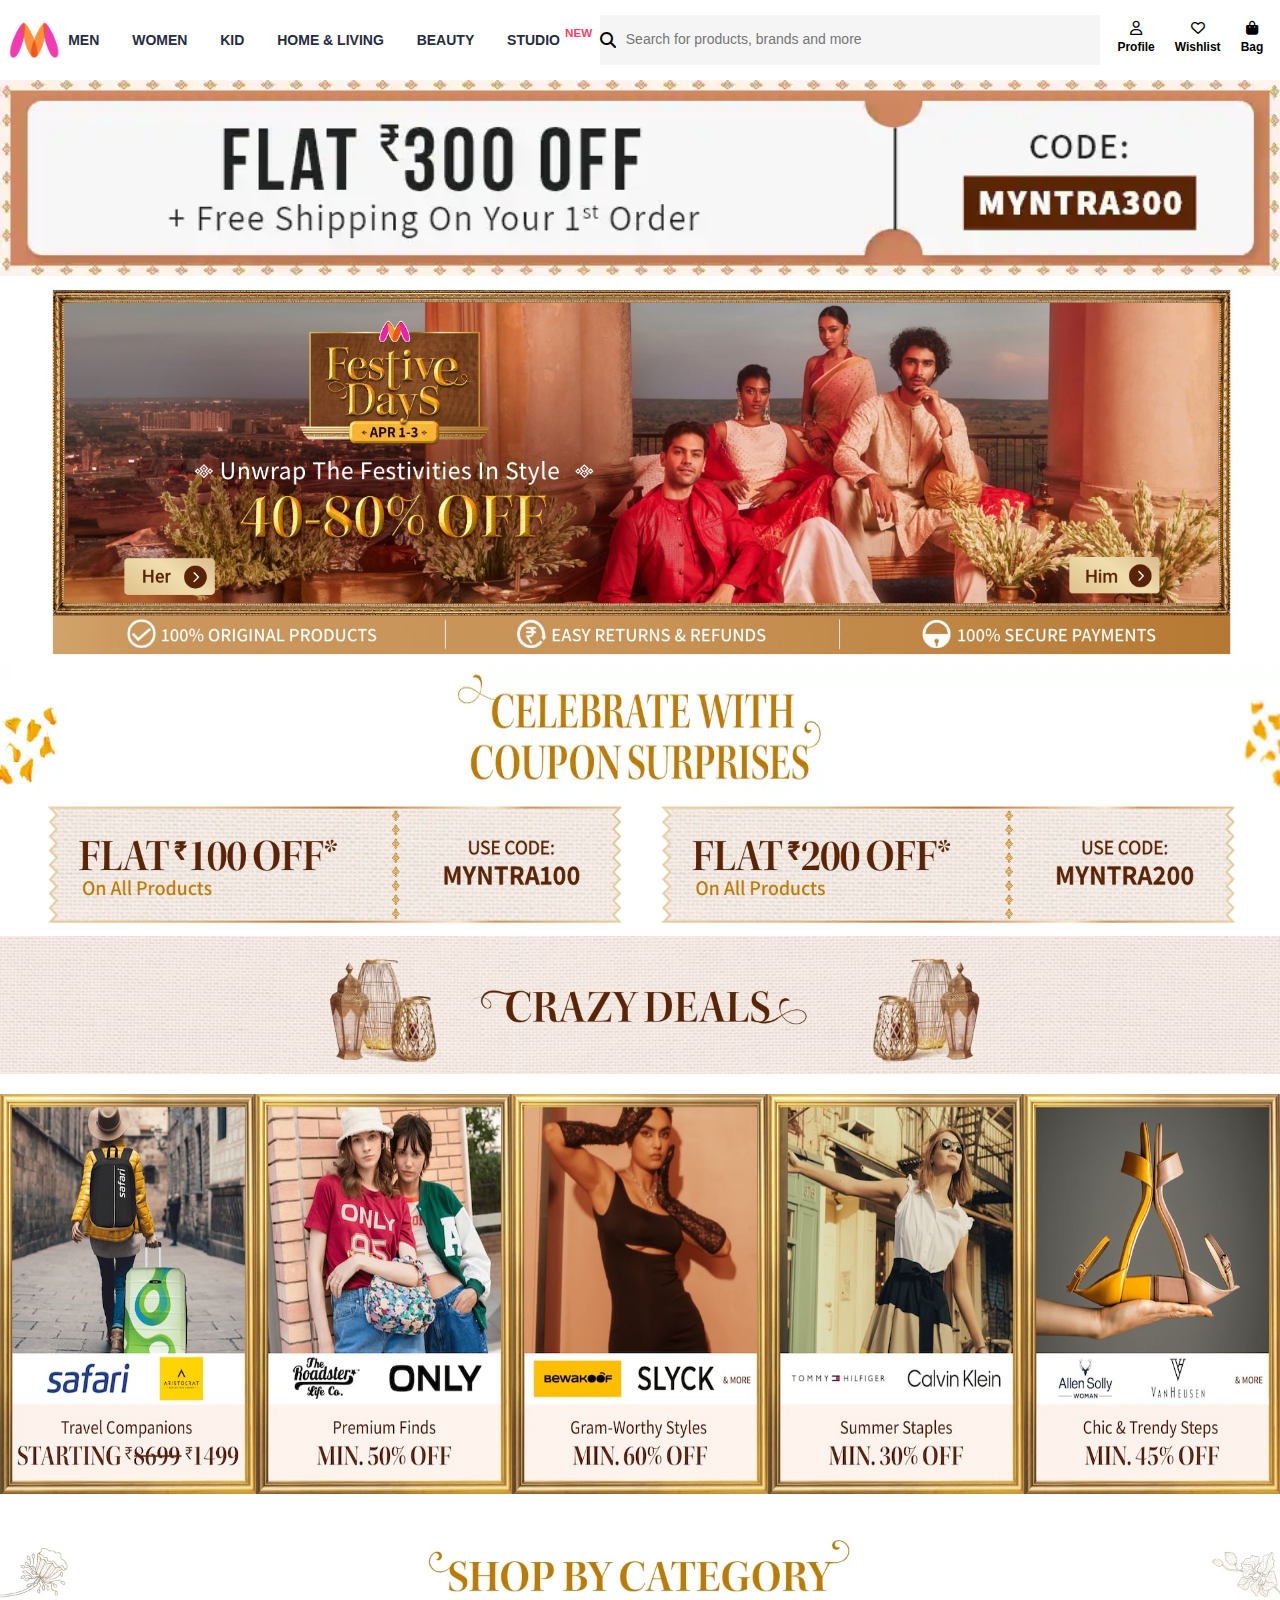
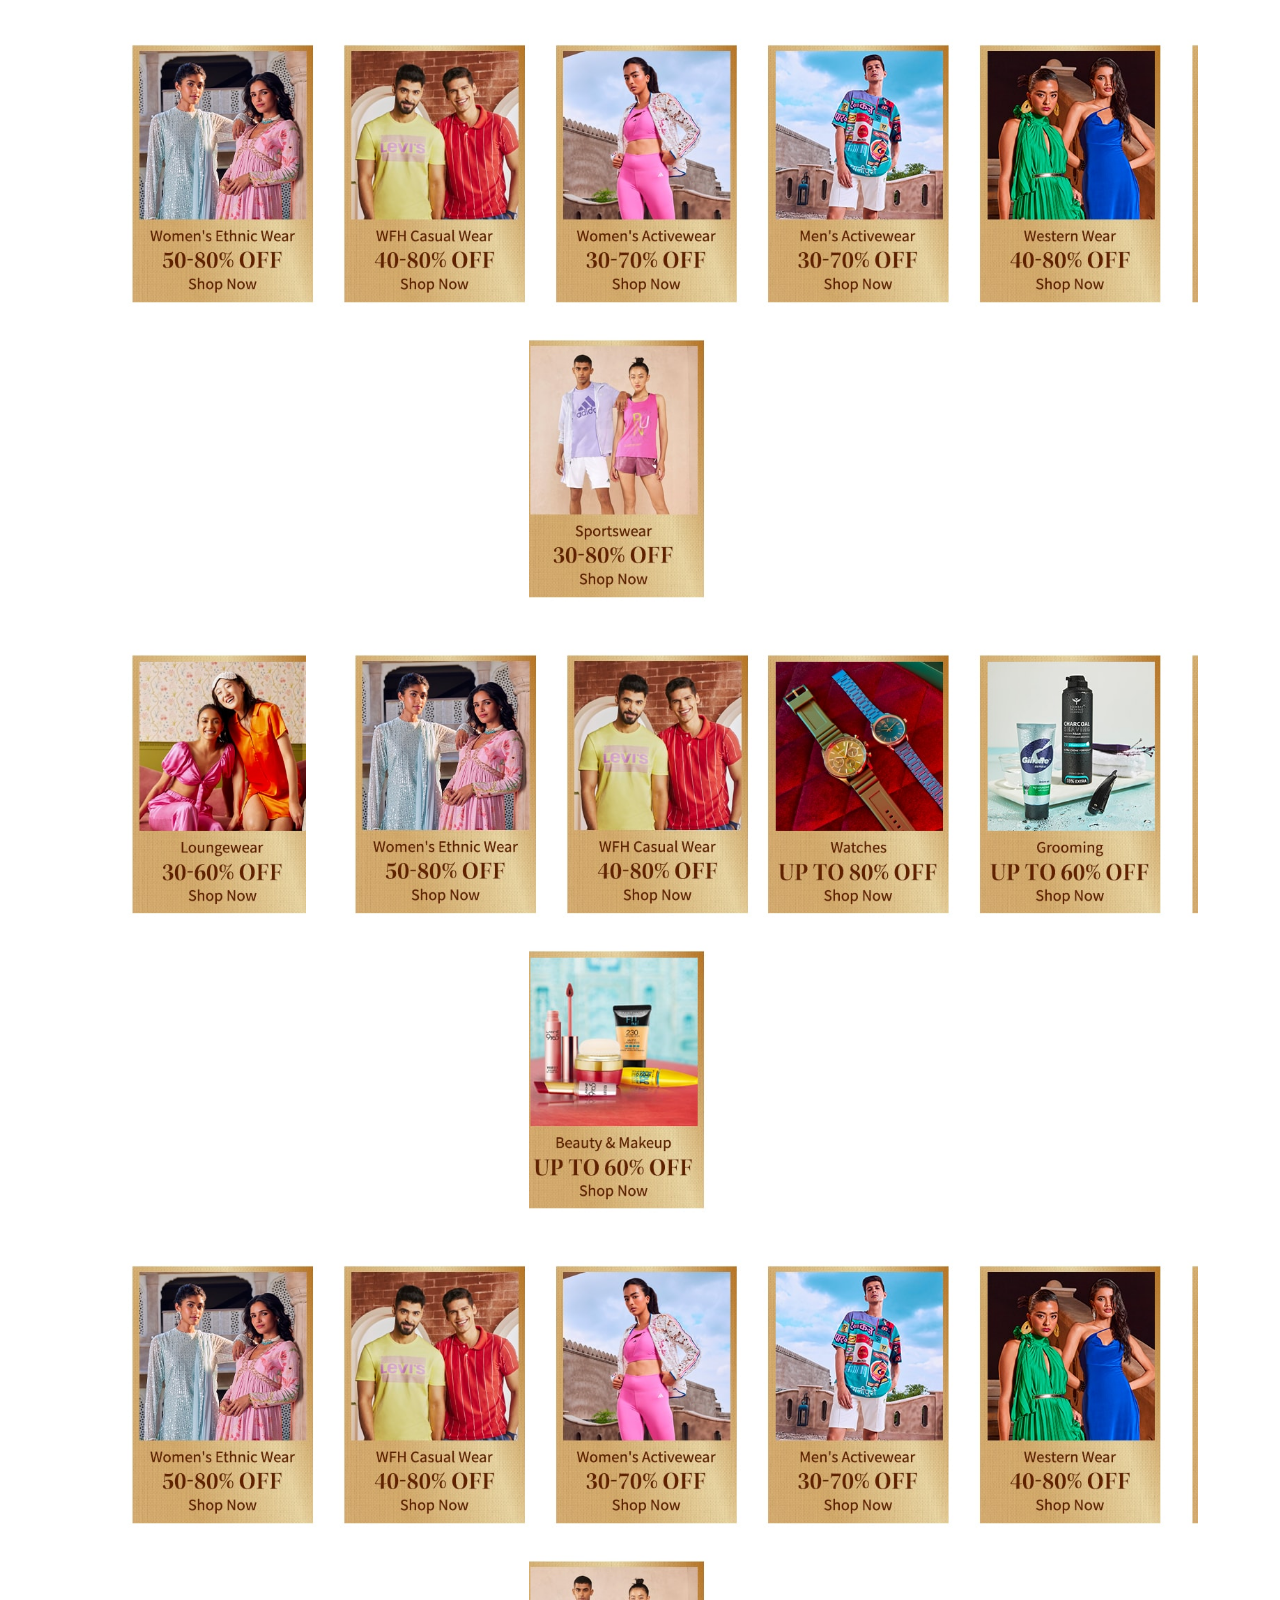
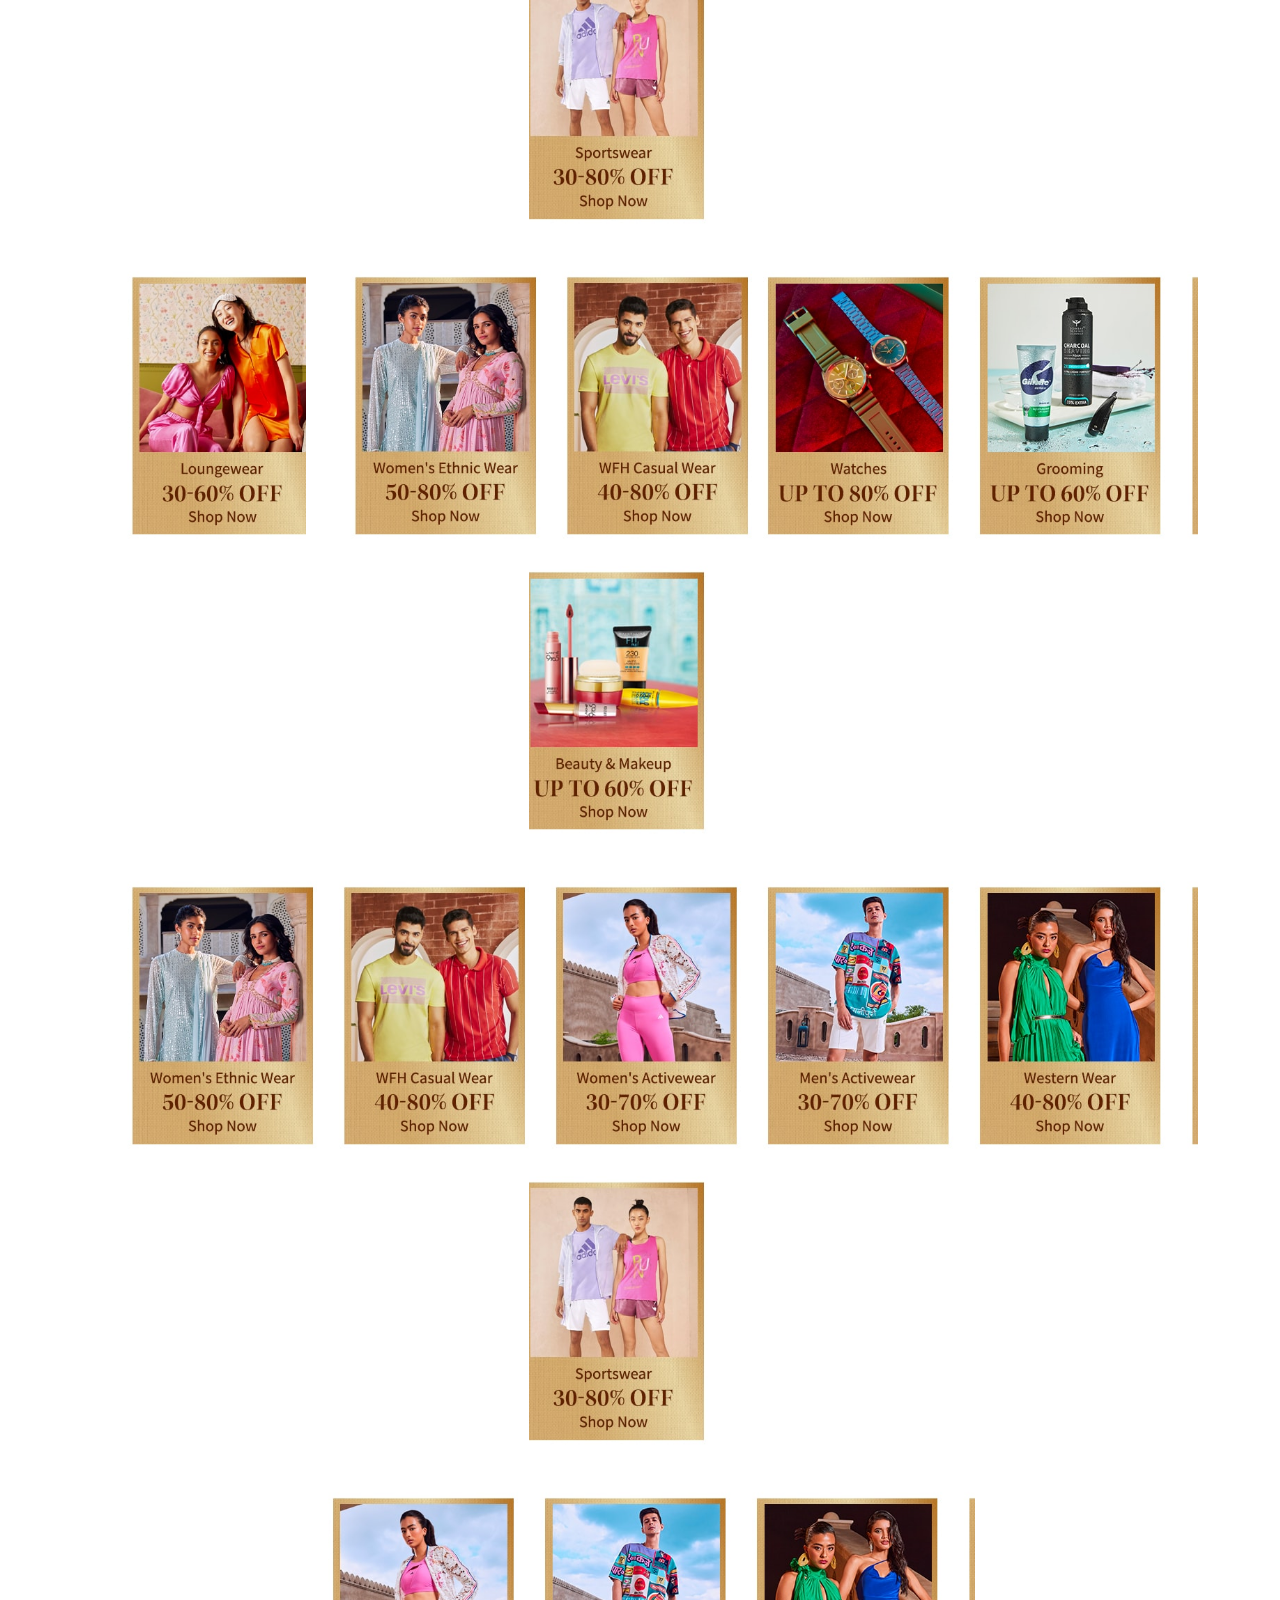
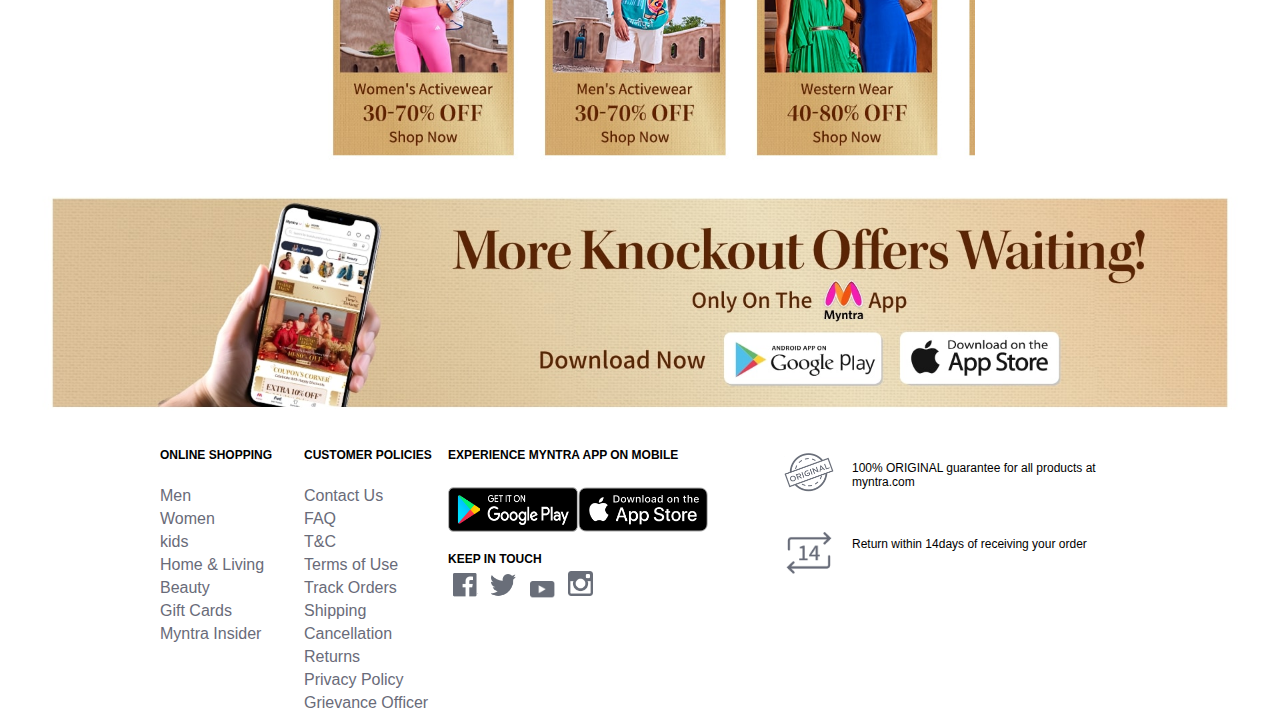
<file: index.html>
<!DOCTYPE html>
<html lang="en">

<head>
    <title>Myntra</title>
    <link rel="shortcut icon" href="images/logowebp.webp" type="image/x-icon">
    <link rel="stylesheet" href="css/style.css">
    <link rel="stylesheet" href="https://cdnjs.cloudflare.com/ajax/libs/font-awesome/6.5.1/css/all.min.css">
</head>

<body>
    <div class="myn-main">
        <header>
            <span class="logo">
                <img height="57" width="53" src="images/logowebp.webp" alt="">
            </span>
            <div class="menu-bar">
                <div><a class="a-menu-bar" href="index.html">men</a></div>
                <div><a class="a-menu-bar" href="index.html">women</a></div>
                <div><a class="a-menu-bar" href="index.html">kid</a></div>
                <div><a class="a-menu-bar" href="home_living.html">home & living</a></div>
                <div><a class="a-menu-bar" href="index.html">beauty</a></div>
                <div><a class="a-menu-bar" href="index.html">studio<sup>new</sup></a></div>
            </div>
            <div class="query">

                <i class="fa-solid fa-magnifying-glass "></i>
                <input type="text" class="search-bar" placeholder="Search for products, brands and more">

            </div>
            <div class="action">
                <div class="action-items">
                    <i class="fa-regular fa-user"></i>
                    <div class="action-items-text">Profile</div>
                </div>
                <div class="action-items">
                    <i class="fa-regular fa-heart"></i>
                    <div class="action-items-text">Wishlist</div>
                </div>
                <div class="action-items">
                    <i class="fa-solid fa-bag-shopping"></i>
                    <div class="action-items-text">Bag</div>
                </div>
            </div>



        </header>
        <div class="discountBanner">
            <img height="100%" width="100%" src="images/discountBanner.webp" alt="">
        </div>
        <div class="header-banner">
            <div class="first-banner">
                <img height="100%" width="100%" src="images/headerBanner1.jpg" alt="">
            </div>
            <div class="second-banner">
                <img height="100%" width="100%" src="images/headerBanner2.jpg" alt="">
            </div>
        </div>
        <div class="coupon-section">
            <div class="coupon-header">
                <img width="100%" height="100%" src="images/couponsImage.webp" alt="">
            </div>
            <div class="coupon-images">
                <div class="coupon-img1">
                    <img width="100%" height="100%" src="images/coupon1.webp" alt="">
                </div>
                <div class="coupon-img2">
                    <img width="100%" height="100%" src="images/coupon2.webp" alt="">
                </div>
            </div>
        </div>
        <div class="crazy-deals">
            <img width="100%" height="100%" src="images/crazyImage.jpg" alt="">
        </div>
        <div class="crazy-deals-slider">
            <div class="crazy-deals-slides">
                <img width="100%" height="100%" src="images/crazyslider1.jpg" alt="">
            </div>
            <div class="crazy-deals-slides">
                <img width="100%" height="100%" src="images/crazyslider2.jpg" alt="">
            </div>
            <div class="crazy-deals-slides">
                <img width="100%" height="100%" src="images/crazyslider3.jpg" alt="">
            </div>
            <div class="crazy-deals-slides">
                <img width="100%" height="100%" src="images/crazyslider4.jpg" alt="">
            </div>
            <div class="crazy-deals-slides">
                <img width="100%" height="100%" src="images/crazyslider5.jpg" alt="">
            </div>
        </div>
        <div class="shop-by-category">
            <div class="shop-category-header">
                <img src="images/shopping_by_category_header.jpg" alt="">
            </div>
            <div class="shop-by-category-section">
                <div class="shop-by-category-images">
                    <img src="images/shopcategory1.jpg" alt="">
                </div>
                <div class="shop-by-category-images">
                    <img src="images/shopcategory2.jpg" alt="">
                </div>
                <div class="shop-by-category-images">
                    <img src="images/shopcategory3.jpg" alt="">
                </div>
                <div class="shop-by-category-images">
                    <img src="images/shopcategory4.jpg" alt="">
                </div>
                <div class="shop-by-category-images">
                    <img src="images/shopcategory5.jpg" alt="">
                </div>
                <div class="shop-by-category-images">
                    <img src="images/shopcategory6.jpg" alt="">
                </div>
            </div>
            <div class="shop-by-category-section">
                <div class="shop-by-category-images">
                    <img src="images/shopcategory7.jpg" alt="">
                </div>
                <div class="shop-by-category-images">
                    <img src="images/shopcategory1.jpg" alt="">
                </div>
                <div class="shop-by-category-images">
                    <img src="images/shopcategory2.jpg" alt="">
                </div>
                <div class="shop-by-category-images">
                    <img src="images/shopcategory8.jpg" alt="">
                </div>
                <div class="shop-by-category-images">
                    <img src="images/shopcategory9.jpg" alt="">
                </div>
                <div class="shop-by-category-images">
                    <img src="images/shopcategory10.jpg" alt="">
                </div>
            </div>
            <div class="shop-by-category-section">
                <div class="shop-by-category-images">
                    <img src="images/shopcategory1.jpg" alt="">
                </div>
                <div class="shop-by-category-images">
                    <img src="images/shopcategory2.jpg" alt="">
                </div>
                <div class="shop-by-category-images">
                    <img src="images/shopcategory3.jpg" alt="">
                </div>
                <div class="shop-by-category-images">
                    <img src="images/shopcategory4.jpg" alt="">
                </div>
                <div class="shop-by-category-images">
                    <img src="images/shopcategory5.jpg" alt="">
                </div>
                <div class="shop-by-category-images">
                    <img src="images/shopcategory6.jpg" alt="">
                </div>
            </div>
            <div class="shop-by-category-section">
                <div class="shop-by-category-images">
                    <img src="images/shopcategory7.jpg" alt="">
                </div>
                <div class="shop-by-category-images">
                    <img src="images/shopcategory1.jpg" alt="">
                </div>
                <div class="shop-by-category-images">
                    <img src="images/shopcategory2.jpg" alt="">
                </div>
                <div class="shop-by-category-images">
                    <img src="images/shopcategory8.jpg" alt="">
                </div>
                <div class="shop-by-category-images">
                    <img src="images/shopcategory9.jpg" alt="">
                </div>
                <div class="shop-by-category-images">
                    <img src="images/shopcategory10.jpg" alt="">
                </div>
            </div>
            <div class="shop-by-category-section">
                <div class="shop-by-category-images">
                    <img src="images/shopcategory1.jpg" alt="">
                </div>
                <div class="shop-by-category-images">
                    <img src="images/shopcategory2.jpg" alt="">
                </div>
                <div class="shop-by-category-images">
                    <img src="images/shopcategory3.jpg" alt="">
                </div>
                <div class="shop-by-category-images">
                    <img src="images/shopcategory4.jpg" alt="">
                </div>
                <div class="shop-by-category-images">
                    <img src="images/shopcategory5.jpg" alt="">
                </div>
                <div class="shop-by-category-images">
                    <img src="images/shopcategory6.jpg" alt="">
                </div>
            </div>
            <div class="shop-by-category-section">
                <div class="shop-by-category-images">
                    <img src="images/shopcategory3.jpg" alt="">
                </div>
                <div class="shop-by-category-images">
                    <img src="images/shopcategory4.jpg" alt="">
                </div>
                <div class="shop-by-category-images">
                    <img src="images/shopcategory5.jpg" alt="">
                </div>
            </div>
        </div>
        <div class="offer-image-section">
            <img src="images/offer_image_section.jpg" alt="">
        </div>
        <footer>
            <div class="footer-section">
                <div class="footer-col1">
                    <div class="fheader">online shopping</div>
                    <ul>
                        <li> Men </li>
                        <li> Women </li>
                        <li> kids </li>
                        <li> Home &amp; Living </li>
                        <li> Beauty </li>
                        <li> Gift Cards </li>
                        <li> Myntra Insider </li>
                    </ul>
                </div>
                <div class="footer-col2">
                    <div class="fheader">customer policies</div>
                    <ul>
                        <li> Contact Us </li>
                        <li> FAQ </li>
                        <li> T&amp;C </li>
                        <li> Terms of Use </li>
                        <li> Track Orders </li>
                        <li> Shipping </li>
                        <li> Cancellation </li>
                        <li> Returns </li>
                        <li> Privacy Policy </li>
                        <li> Grievance Officer </li>
                    </ul>
                </div>
                <div class="footer-col3">
                    <div class="fheader">EXPERIENCE MYNTRA APP ON MOBILE</div>
                    <div class="footer-col3-icons">
                        <img width="130" src="images/google.png" alt="">
                        <img src="images/app.png" alt="">
                    </div>
                    <div class="social">
                        KEEP IN TOUCH
                        <div class="footer-social-icons">
                            <img width="25" src="images/facebook.png" alt="">
                            <img src="images/twitter.png" alt="">
                            <img src="images/youtube.png" alt="">
                            <img src="images/insta.png" alt="">
                        </div>
                    </div>
                </div>
                <div class="footer-col4">
                    <div class="footer-col4-row">
                        <div class="footer-col4-icon">
                            <img  src="images/original.png" alt="">
                        </div>
                        <div class="footer-col4-text">
                            <span class="fw-bold fs-6"> 100% ORIGINAL </span> guarantee for all products at myntra.com
                        </div>
                    </div>
                    <div class="footer-col4-row">
                        <div class="footer-col4-icon">
                            <img  src="images/arrow.png" alt="">
                        </div>
                        <div class="footer-col4-text">
                            <span class="fw-bold fs-6"> Return within 14days </span> of receiving your order
                        </div>
                    </div>
                </div>
            </div>
        </footer>

    </div>


</body>

</html>
</file>
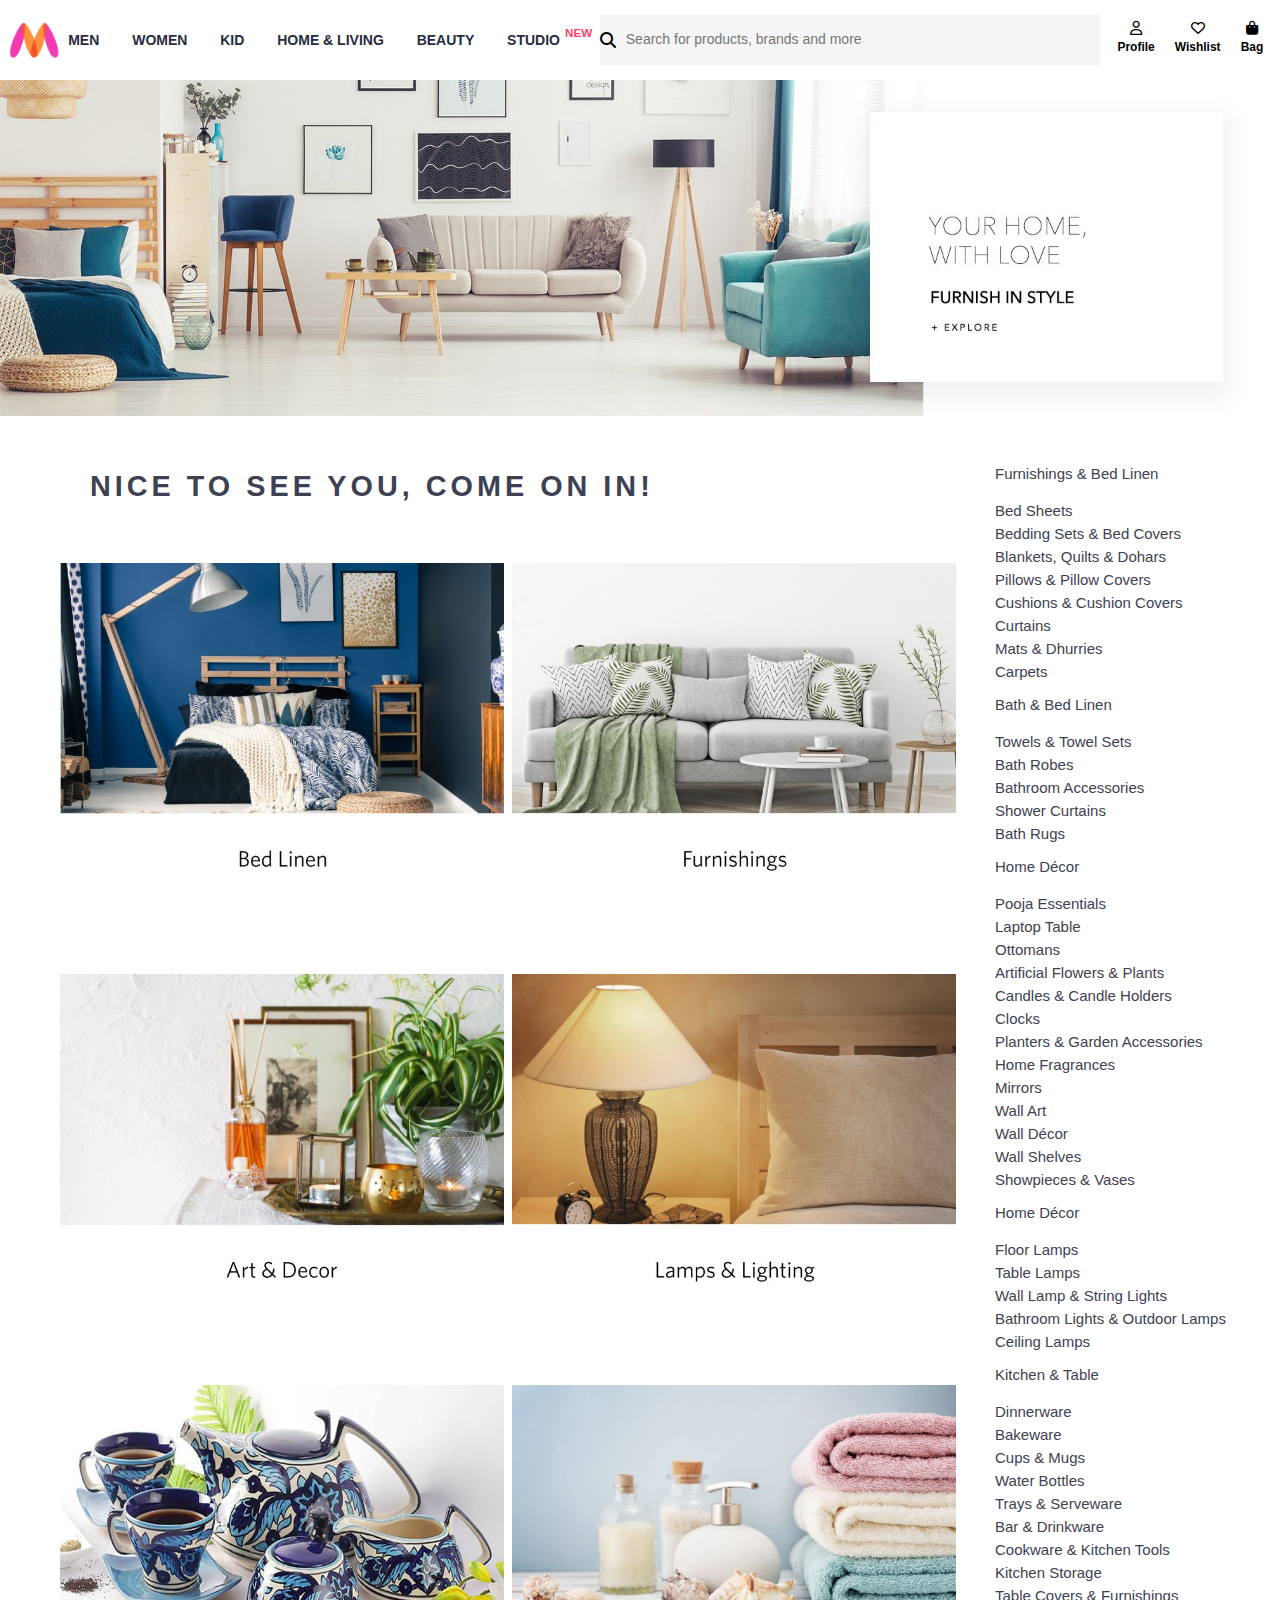
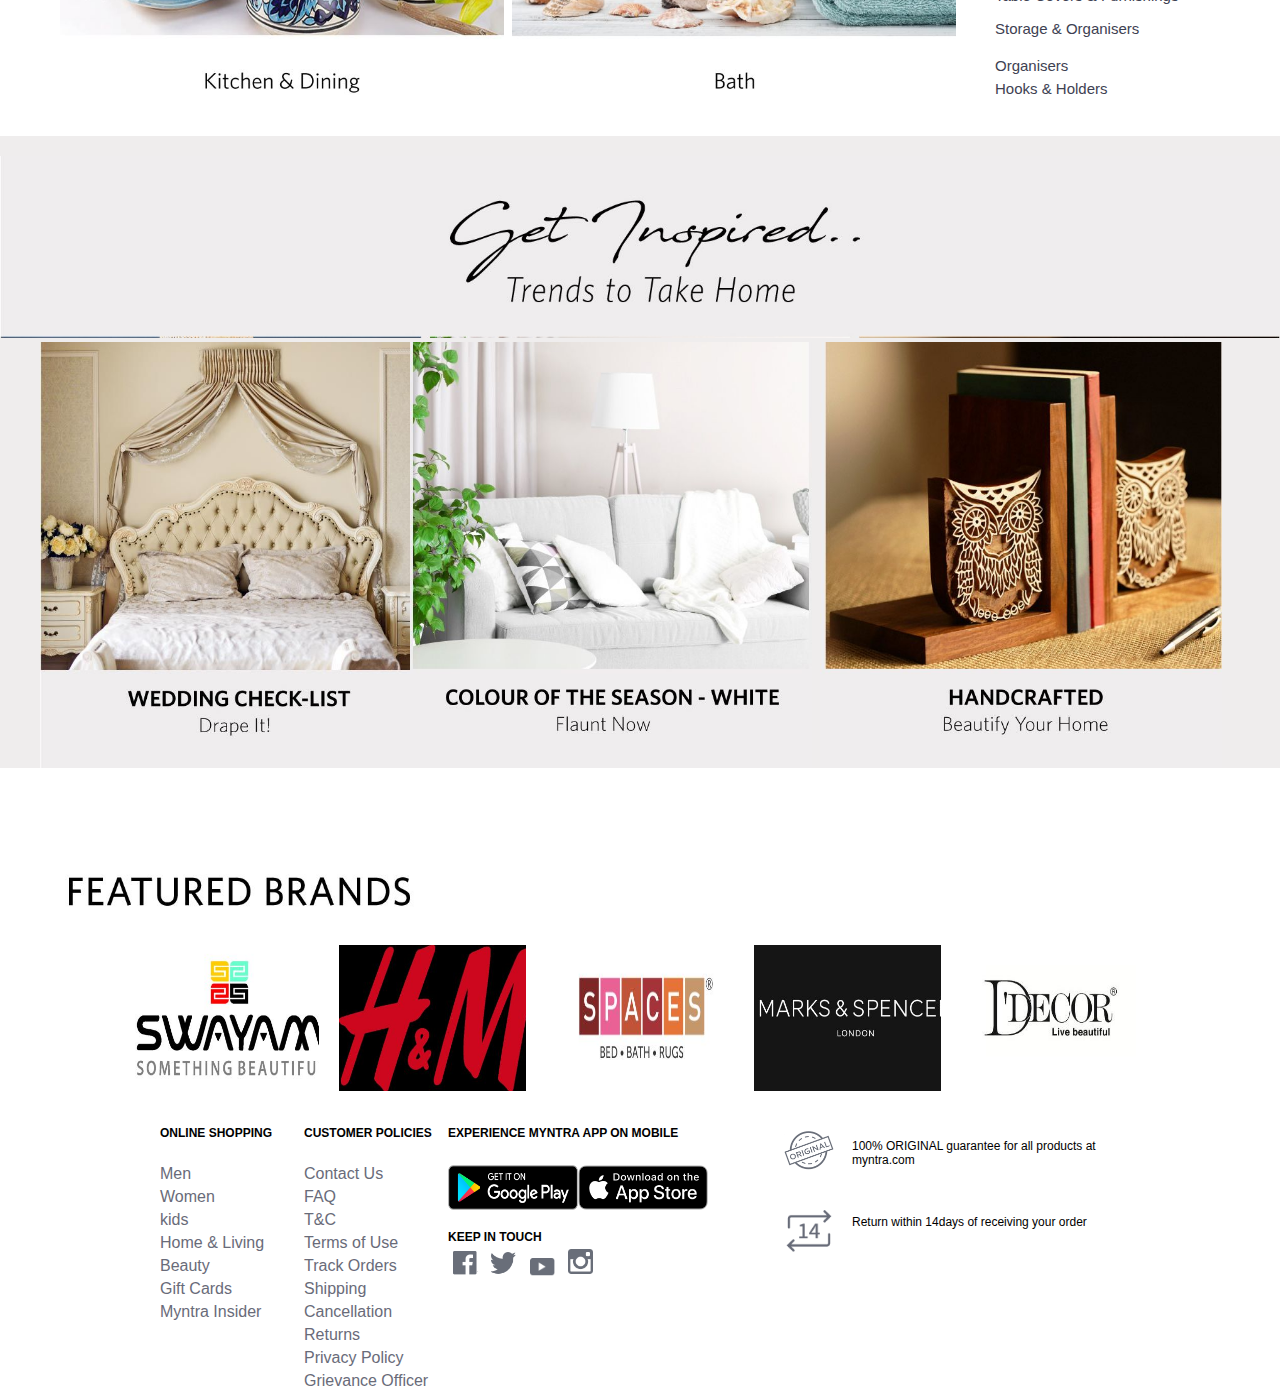
<file: home_living.html>
<!DOCTYPE html>
<html lang="en">

<head>
    <title>Myntra</title>
    <link rel="shortcut icon" href="images/logowebp.webp" type="image/x-icon">
    <link rel="stylesheet" href="css/style.css">
    <link rel="stylesheet" href="https://cdnjs.cloudflare.com/ajax/libs/font-awesome/6.5.1/css/all.min.css">
</head>

<body>
    <div class="myn-main">
        <header>
            <span class="logo">
                <img height="57" width="53" src="images/logowebp.webp" alt="">
            </span>
            <div class="menu-bar">
                <div><a class="a-menu-bar" href="index.html">men</a></div>
                <div><a class="a-menu-bar" href="index.html">women</a></div>
                <div><a class="a-menu-bar" href="index.html">kid</a></div>
                <div><a class="a-menu-bar" href="home_living.html">home & living</a></div>
                <div><a class="a-menu-bar" href="index.html">beauty</a></div>
                <div><a class="a-menu-bar" href="index.html">studio<sup>new</sup></a></div>
            </div>
            <div class="query">

                <i class="fa-solid fa-magnifying-glass "></i>
                <input type="text" class="search-bar" placeholder="Search for products, brands and more">

            </div>
            <div class="action">
                <div class="action-items">
                    <i class="fa-regular fa-user"></i>
                    <div class="action-items-text">Profile</div>
                </div>
                <div class="action-items">
                    <i class="fa-regular fa-heart"></i>
                    <div class="action-items-text">Wishlist</div>
                </div>
                <div class="action-items">
                    <i class="fa-solid fa-bag-shopping"></i>
                    <div class="action-items-text">Bag</div>
                </div>
            </div>



        </header>
        <div class="top-section">
            <div class="top-section-banner">
                <img  src="home_living/eff01060-f706-468d-b97c-95cdf43174f91528443826867-Desktop-Home-Banner.jpg"
                    alt="">
            </div>
        </div>
        <div class="middle-section">
            <div class="middle-section-container1">
                <div class="middle-section-banner-title">
                <h4>NICE TO SEE YOU, COME ON IN!</h4>
                </div>
                <div class="middle-section-container1-row1 mid-row">
                    <div  class="middle-section-container1-row1-img1">
                        <img class="img-hover" src="home_living/11517563660020-bed.jpg" alt="">
                    </div>
                    <div class="middle-section-container1-row1-img2">
                        <img class="img-hover" src="home_living/11517563782565-furnishings.jpg" alt="">
                    </div>
                </div>
                <div  class="middle-section-container1-row2 mid-row">
                    <div class="middle-section-container1-row2-img1">
                        <img class="img-hover" src="home_living/11517563810789-art-n-decor.jpg" alt="">
                    </div>
                    <div class="middle-section-container1-row2-img2">
                        <img class="img-hover" src="home_living/11517563866590-lamps.jpg" alt="">
                    </div>
                </div>
                <div class="middle-section-container1-row3 mid-row">
                    <div class="middle-section-container1-row3-img1">
                        <img class="img-hover" src="home_living/11517563925069-kitchen.jpg" alt="">
                    </div>
                    <div class="middle-section-container1-row3-img2">
                        <img class="img-hover" src="home_living/11517563958962-bath.jpg" alt="">
                    </div>
                </div>
            </div>
            <div class="middle-section-container2">
                <a class="top" href="">Furnishings & Bed Linen</a>
                <a class="bottom" href="">Bed Sheets</a>
                <a class="bottom" href="">Bedding Sets & Bed Covers</a>
                <a class="bottom" href="">Blankets, Quilts & Dohars</a>
                <a class="bottom" href="">Pillows & Pillow Covers</a>
                <a class="bottom" href="">Cushions & Cushion Covers</a>
                <a class="bottom" href="">Curtains</a>
                <a class="bottom" href="">Mats & Dhurries</a>
                <a class="bottom" href="">Carpets</a>
                <a class="top" href="">Bath & Bed Linen</a>
                <a class="bottom" href="">Towels & Towel Sets</a>
                <a class="bottom" href="">Bath Robes</a>
                <a class="bottom" href="">Bathroom Accessories</a>
                <a class="bottom" href="">Shower Curtains</a>
                <a class="bottom" href="">Bath Rugs</a>
                <a class="top" href="">Home Décor</a>
                <a class="bottom" href="">Pooja Essentials</a>
                <a class="bottom" href="">Laptop Table</a>
                <a class="bottom" href="">Ottomans</a>
                <a class="bottom" href="">Artificial Flowers & Plants</a>
                <a class="bottom" href="">Candles & Candle Holders</a>
                <a class="bottom" href="">Clocks</a>
                <a class="bottom" href="">Planters & Garden Accessories</a>
                <a class="bottom" href="">Home Fragrances</a>
                <a class="bottom" href="">Mirrors</a>
                <a class="bottom" href="">Wall Art</a>
                <a class="bottom" href="">Wall Décor</a>
                <a class="bottom" href="">Wall Shelves</a>
                <a class="bottom" href="">Showpieces & Vases</a>
                <a class="top" href="">Home Décor</a>
                <a class="bottom" href="">Floor Lamps</a>
                <a class="bottom" href="">Table Lamps</a>
                <a class="bottom" href="">Wall Lamp & String Lights</a>
                <a class="bottom" href="">Bathroom Lights & Outdoor Lamps</a>
                <a class="bottom" href="">Ceiling Lamps</a>
                <a class="top" href="">Kitchen & Table</a>
                <a class="bottom" href="">Dinnerware</a>
                <a class="bottom" href="">Bakeware</a>
                <a class="bottom" href="">Cups & Mugs</a>
                <a class="bottom" href="">Water Bottles</a>
                <a class="bottom" href="">Trays & Serveware</a>
                <a class="bottom" href="">Bar & Drinkware</a>
                <a class="bottom" href="">Cookware & Kitchen Tools</a>
                <a class="bottom" href="">Kitchen Storage</a>
                <a class="bottom" href="">Table Covers & Furnishings</a>
                <a class="top" href="">Storage & Organisers</a>
                <a class="bottom" href="">Organisers</a>
                <a class="bottom" href="">Hooks & Holders</a>


            </div>
            
        </div>
        <div class="bottom-section">
            <div class="bottom-section-banner">
                <img src="home_living/11517478281102-Home-page-Desktop_12.jpg" alt="">
            </div>
            <div class="bottom-section-row1-images">
                <div class="image">
                    <img src="home_living/11517485441956-Wedding-checklist.jpg" alt="">
                </div>
                <div class="image">
                    <img src="home_living/11517478592904-Home-page-Desktop_14.jpg" alt="">
                </div>
                <div class="image">
                    <img src="home_living/11517478592892-Home-page-Desktop_15.jpg" alt="">
            </div>
         </div>
         <div class="featured-brand">
            <div class="featured-brand-banner">
                <img src="home_living/11517478696928-Home-page-Desktop_16.jpg" alt="">
            </div>
            <div class="brand-img">
                <div class="brand-card">
                    <img class="img-hover" src="home_living/13606c4a-14e9-48e4-a56a-a9c3979e7db21650971940091-swayam_logo_new_1980_x_1280.jpg" alt="">
                </div>
                <div class="brand-card">
                    <img class="img-hover" src="home_living/ff6b8a0b-83fa-4f9f-bbb3-0fc51fd9454a1647517771374-updated-logo.jpg" alt="">
                </div>
                <div class="brand-card">
                    <img class="img-hover" src="home_living/9830dff5-9056-402f-9bf0-ba3ead0abcaf1647499996169-SPACES---LOGO-01--BEDBATHRUGS-.jpg" alt="">
                </div>
                <div class="brand-card">
                    <img class="img-hover" src="home_living/06f9e39d-a4d4-4ba4-b4cb-960c87ff5d511647499996189-M-S-Logo.jpg" alt="">
                </div>
                <div class="brand-card">
                    <img class="img-hover" src="home_living/a38e440e-1ff7-4092-acbe-46d74b38384a1551443106457-Home-page-Desktop-Brands_13.jpg" alt="">
                </div>
            </div>
         </div>

         </div>





        <footer>
            <div class="footer-section">
                <div class="footer-col1">
                    <div class="fheader">online shopping</div>
                    <ul>
                        <li> Men </li>
                        <li> Women </li>
                        <li> kids </li>
                        <li> Home &amp; Living </li>
                        <li> Beauty </li>
                        <li> Gift Cards </li>
                        <li> Myntra Insider </li>
                    </ul>
                </div>
                <div class="footer-col2">
                    <div class="fheader">customer policies</div>
                    <ul>
                        <li> Contact Us </li>
                        <li> FAQ </li>
                        <li> T&amp;C </li>
                        <li> Terms of Use </li>
                        <li> Track Orders </li>
                        <li> Shipping </li>
                        <li> Cancellation </li>
                        <li> Returns </li>
                        <li> Privacy Policy </li>
                        <li> Grievance Officer </li>
                    </ul>
                </div>
                <div class="footer-col3">
                    <div class="fheader">EXPERIENCE MYNTRA APP ON MOBILE</div>
                    <div class="footer-col3-icons">
                        <img width="130" src="images/google.png" alt="">
                        <img src="images/app.png" alt="">
                    </div>
                    <div class="social">
                        KEEP IN TOUCH
                        <div class="footer-social-icons">
                            <img width="25" src="images/facebook.png" alt="">
                            <img src="images/twitter.png" alt="">
                            <img src="images/youtube.png" alt="">
                            <img src="images/insta.png" alt="">
                        </div>
                    </div>
                </div>
                <div class="footer-col4">
                    <div class="footer-col4-row">
                        <div class="footer-col4-icon">
                            <img src="images/original.png" alt="">
                        </div>
                        <div class="footer-col4-text">
                            <span class="fw-bold fs-6"> 100% ORIGINAL </span> guarantee for all products at myntra.com
                        </div>
                    </div>
                    <div class="footer-col4-row">
                        <div class="footer-col4-icon">
                            <img src="images/arrow.png" alt="">
                        </div>
                        <div class="footer-col4-text">
                            <span class="fw-bold fs-6"> Return within 14days </span> of receiving your order
                        </div>
                    </div>
                </div>
            </div>
        </footer>

    </div>


</body>

</html>
</file>
<file: css/style.css>
*{
    margin: 0;
    padding: 0;
    box-sizing: border-box;
    font-family: sans-serif;
}
a{
    color: inherit;
    text-decoration: none;
}
header{
    width: 100%;
    height: 80px;
    background-color: white;
    box-shadow: 0 4px 12px 0 rgba(0, 0, 0, .05);
    display: flex;
    font-family: sans-serif;
    align-items: center;
    justify-content: space-evenly;
    
    

}



header span{
    width: 53px;
    height: 57px;
    

}
.menu-bar{
    width: 524px;
    height: 57px;
    display: flex;
    justify-content: space-between;
    align-items: center;
    font-family: sans-serif;
    
    
    
}
.a-menu-bar{
    font-size: 14px;
    align-items: center;
    list-style: none;
    display: flex;
    text-transform: uppercase;
    font-weight: 700;
    color: #282c3f;

    

    
    
    
}
.a-menu-bar sup{
    padding: 0px 0px 15px 5px;
    color: #ff3f6c;

}

.menu-bar li{
    width: 56px;
    height: 18px;
    list-style-type: none;
    
}
.query{
    width: 500px;
    height: 50px;
    display: flex;
    align-items: center;
    background-color: #f5f5f6;
    
}
.search-box{
    width: 500px;
    height: 100%;
    display: flex;
    padding: 5px 0px;
    align-items: center;
}
.search-bar{
    
    width: 92%;
    font-size: 14px;
    height: 40px;
    line-height: 24px;
    color: #696e79;
    padding: 8px 10px 10px;
    border: 1px solid #f5f5f6;
    border-radius: 0 4px 4px 0;
    border-left: 0;
    background-color: #f5f5f6;
}
.query i{
    font-size: 16px;
}
.action{
    width: 165px;
    height: 57px;
    display: flex;
    justify-content: space-evenly;
    align-items: center;
    font-size: 16px;
    

}
.action-items{
    display: flex;
    flex-direction: column;
    justify-content: center;
    align-items: center;
    font-size: 14px;
    font-weight: bold;
    
}
.action-items-text{
    margin: 0px 5px;
    padding: 5px;
    font-size: 12px;
}
.discountbanner{
    width: 1283px;
    height: 261px;
    margin: auto;
}
.header-banner{
    width: 1283px;
    height: 385px;
    margin: auto;
    display: flex;
}
.first-banner, .second-banner{
    width: 50%;
    height: 100%;
    
}

.coupon-section{
    width: 100%;
}
.coupon-header{
    width: 100%;
    height: 130px;
}
.coupon-images{
    width: 100%;
    display: flex;
    height: 141px;
}
.coupon-img1, .coupon-img2{
    width: 50%;
    height: 140px;
}
.crazy-deals{
    width: 100%;
    height: 138px;
    /* margin: 20px 0px; */
}
.crazy-deals-slider{
    width: 100%;
    height: 440px;
    display: flex;
    padding: 20px 0px;
}
.crazy-deals-slides{
    width: 270px;
    height: 400px;
    display: flex;
}
.shop-by-category{
    width: 100%;
}
.shop-category-header>img{
    width: 100%;
}
.shop-by-category-section{
    width: 100%;
    padding: 10px 0px;
    display: flex;
    flex-wrap: wrap;
    justify-content: center;
}
.shop-by-category-images{
    width: 223px;
    
}
.shop-by-category-images>img{
    width: 100%;
    
}
.offer-image-section{
    width: 100%;
}
.offer-image-section>img{
    width: 100%;
}
footer{
    width: 100%;  
}
.footer-section{
    width: 75%;
    margin: auto;
    display: flex;
}
.footer-col1, .footer-col2{
    width: 15%;
}
.footer-col3, .footer-col4{
    width: 35%;
}
.fheader {
    text-transform: uppercase;
    font-size: 12px;
    font-weight: 700;
    padding: 25px 0px;
    
}
.footer-col1>ul li{
    color: #696b79;
    font: 15px;
    padding-bottom: 5px;
    list-style-type: none;
}
.footer-col2>ul li{
    color: #696b79;
    font: 15px;
    padding-bottom: 5px;
    list-style-type: none;
}
.footer-col3-icons{
    width: 35%;
    display: flex;
    
}
.footer-col3-icons>img{
    width: 130px;

}
.social {
    font-size: 12px;
    font-weight: 700;
    padding: 20px 0px;
}
.footer-social-icons>img {
    width: 25px;
    margin: 5px;
}
.footer-col4-row {
    width: 100%;
    display: flex;
    padding-top: 20px;
    margin: 10px 0px;
}

.footer-col4-icon>img {
    width: 50px;
    margin-right: 10px;
}
.footer-col4-text{
    padding: 8px;
    font-size: 12px;
}

/* home & living page css */

.top-banner-banner{
    width: 1231px;
    height: 323px;
    margin: auto;
    margin-top: 25px;
}
.top-section-banner>img{
    width: 100%;
    height: 100%;
    
}
.middle-section{
    width: 100%;
    display: flex;
    padding-left: 60px;
    
}
.mid-row{
    margin-top: 60px;
}
.middle-section-container1{
    width: 965px;
}
.middle-section-container2{
    width: 366px;
    margin: 30px;
}
.middle-section-banner-title{
    font-size: 1.8em;
    letter-spacing: 4px;
    color: #3e4152;
    margin: 50px 0 10px 30px;
    font-weight: 700;
}
.middle-section-container1-row1{
    width: 905px;
    display: flex;
}
.middle-section-container1-row1-img1{
    width: 452px;
}
.middle-section-container1-row1-img1>img{
    width: 444px;
    height: 347px;
    
}
.middle-section-container1-row1-img2>img{
    width: 444px;
    height: 347px;
    
}
.middle-section-container1-row2{
    width: 905px;
    display: flex;
}
.middle-section-container1-row2-img1{
    width: 452px;
}
.middle-section-container1-row2-img1>img{
    width: 444px;
    height: 347px;
    
}
.middle-section-container1-row2-img2>img{
    width: 444px;
    height: 347px;
}
.middle-section-container1-row3{
    width: 905px;
    display: flex;
}
.middle-section-container1-row3-img1{
    width: 452px;
}
.middle-section-container1-row3-img1>img{
    width: 444px;
    height: 347px;
    
}
.middle-section-container1-row3-img2>img{
    width: 444px;
    height: 347px;
}
.middle-section-container2{
    width: 386px;
    color: #3e4152;
    
}
.top:hover{
    text-decoration: underline;
}
.bottom:hover{
    text-decoration: underline;
}
.top{
    font-weight: 500;
    font-size: 15px;
    text-decoration: none;
    color: #3e4152;
    margin: 0;
    display: inline-block;
    width: 100%;
    padding: 15px 0;
}
.bottom{
    font-weight: 500;
    font-size: 15px;
    text-decoration: none;
    color: #3e4152;
    margin: 0;
    display: inline-block;
    width: 100%;
    padding-top: 5px;
}
.bottom-section{
    width: 100%;
    background-color: #efeded;
    
}
.bottom-section-banner>img{
    width: 100%;
    height: 182px;
    margin-top: 20px;
}
.bottom-section-row1-images{
    width: 100%;
    display: flex;
    margin: auto;
    
    

    
}
.image{
    width: 410px;
    height: 426px;
    
}
.image:nth-child(1){
    padding-left: 40px;

}
.image>img{
    width: 402px;
    
}
.featured-brand{
    width: 100%;
    background-color: white;
    
    
}
.featured-brand-banner>img{
    width: 1291px;
    height: 163px;
    padding-left: 60px;
}
.brand-img{
    display: flex;
    margin: 0px 121px;
}
.img-hover{
    transition: 1s;
    
}
.img-hover:hover{
    transform: scale(1.05);    
}
.brand-card{
    height: 146px;
    width: 270px;  
    margin: 10px;
    overflow: hidden;
    
}
.brand-card>img{
    height: 146px;
    width: 200px; 


}
</file>
